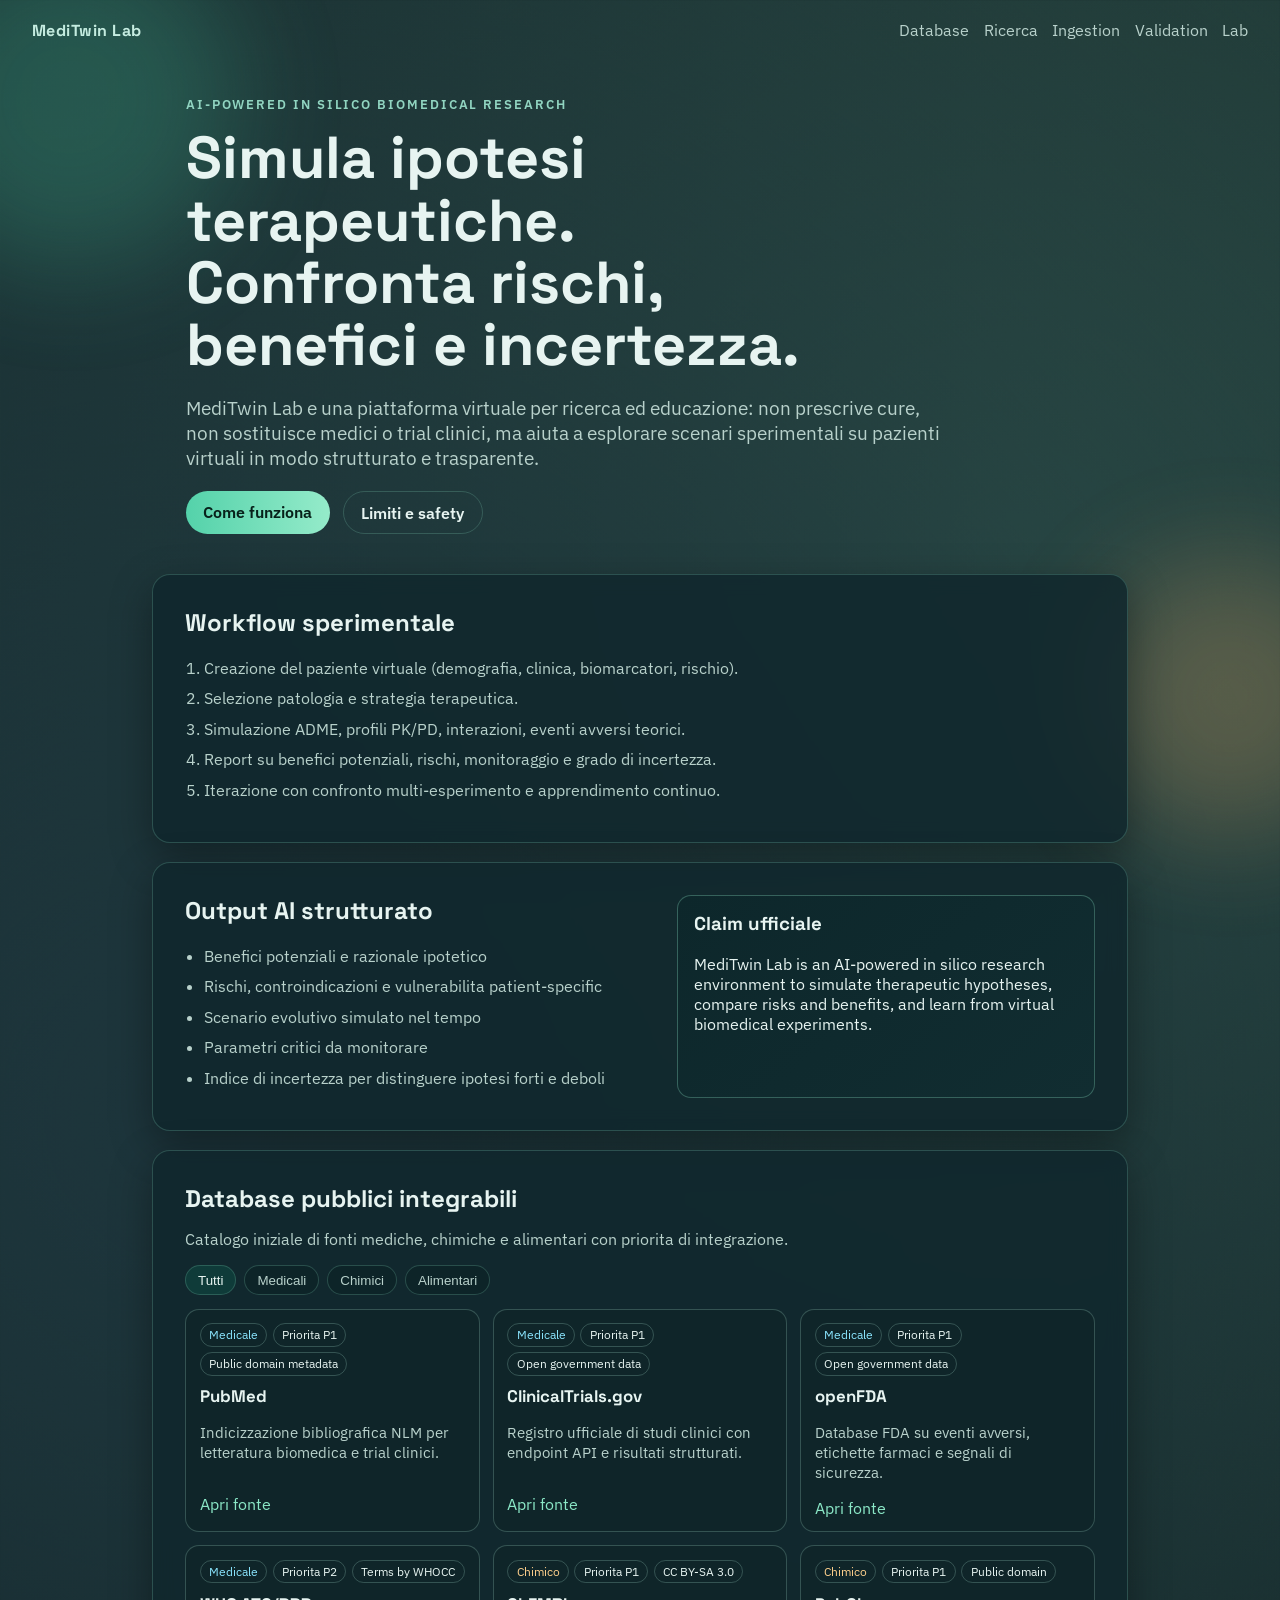
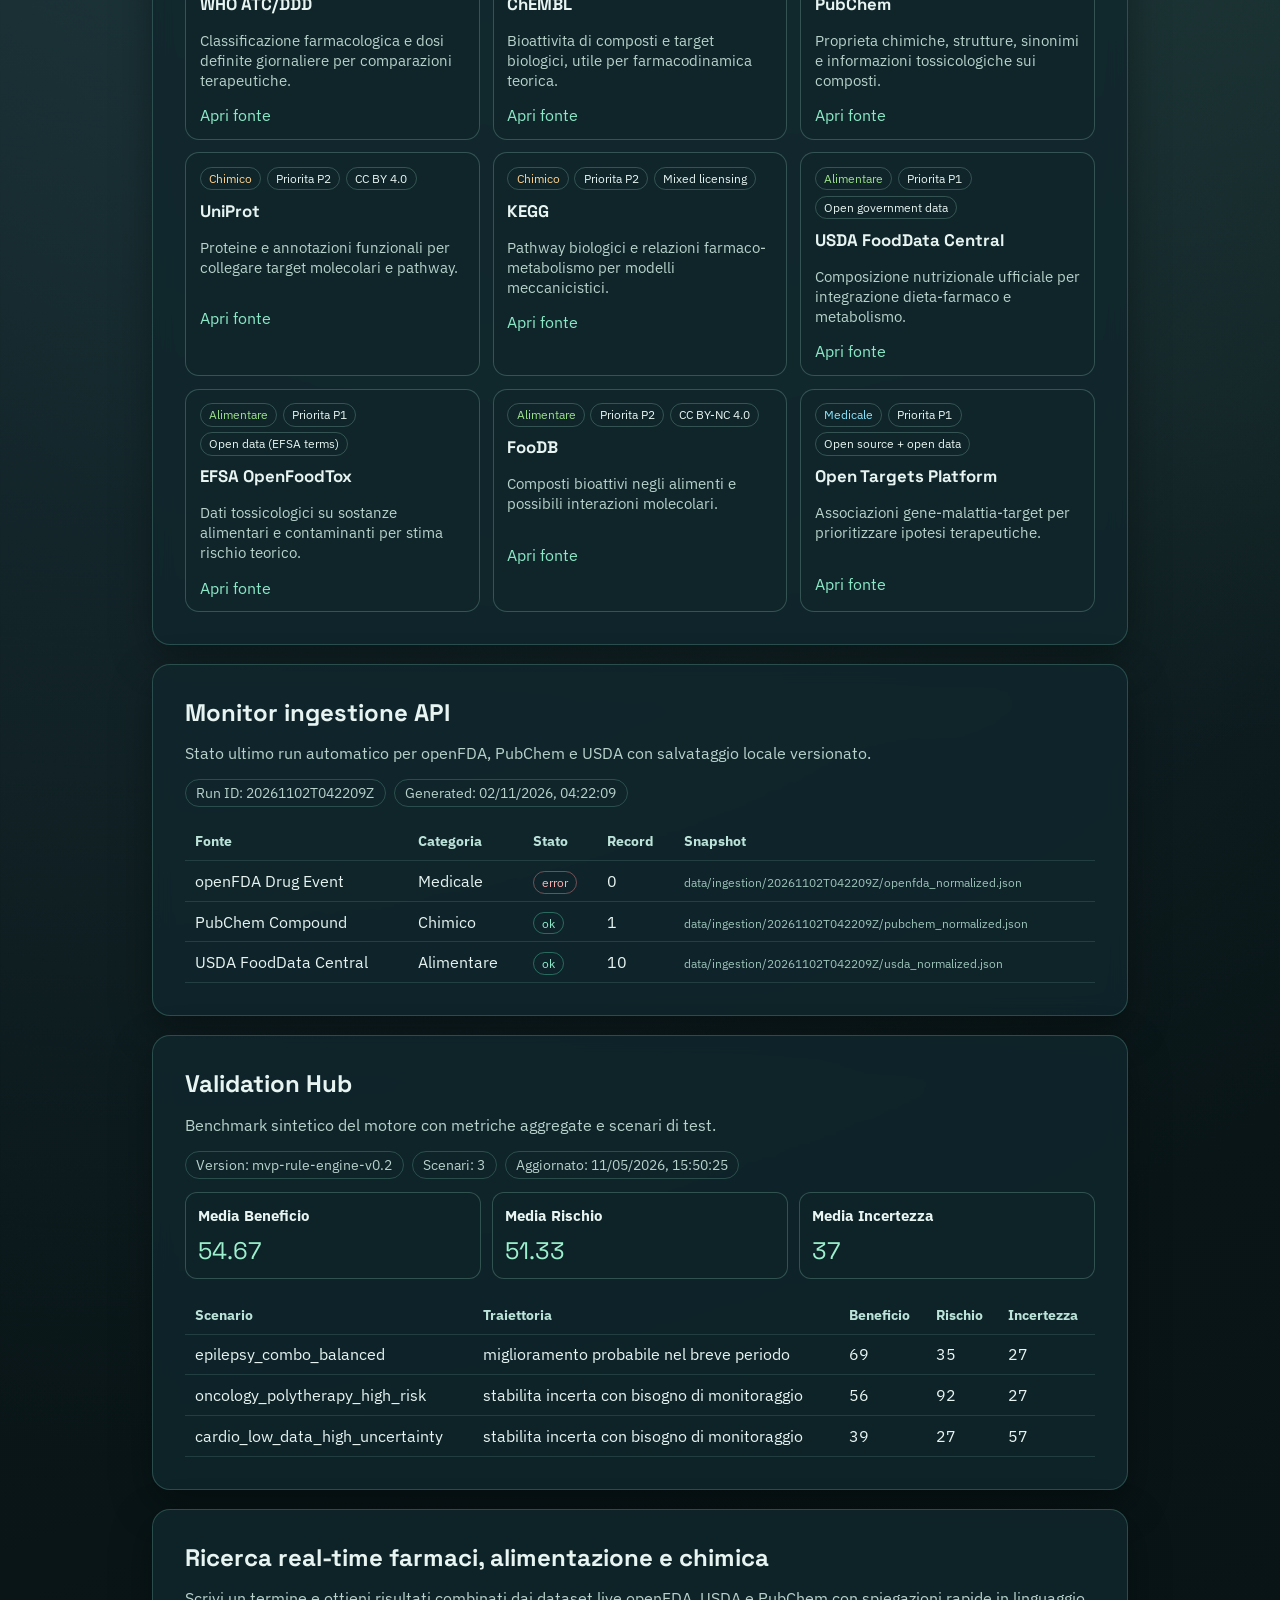
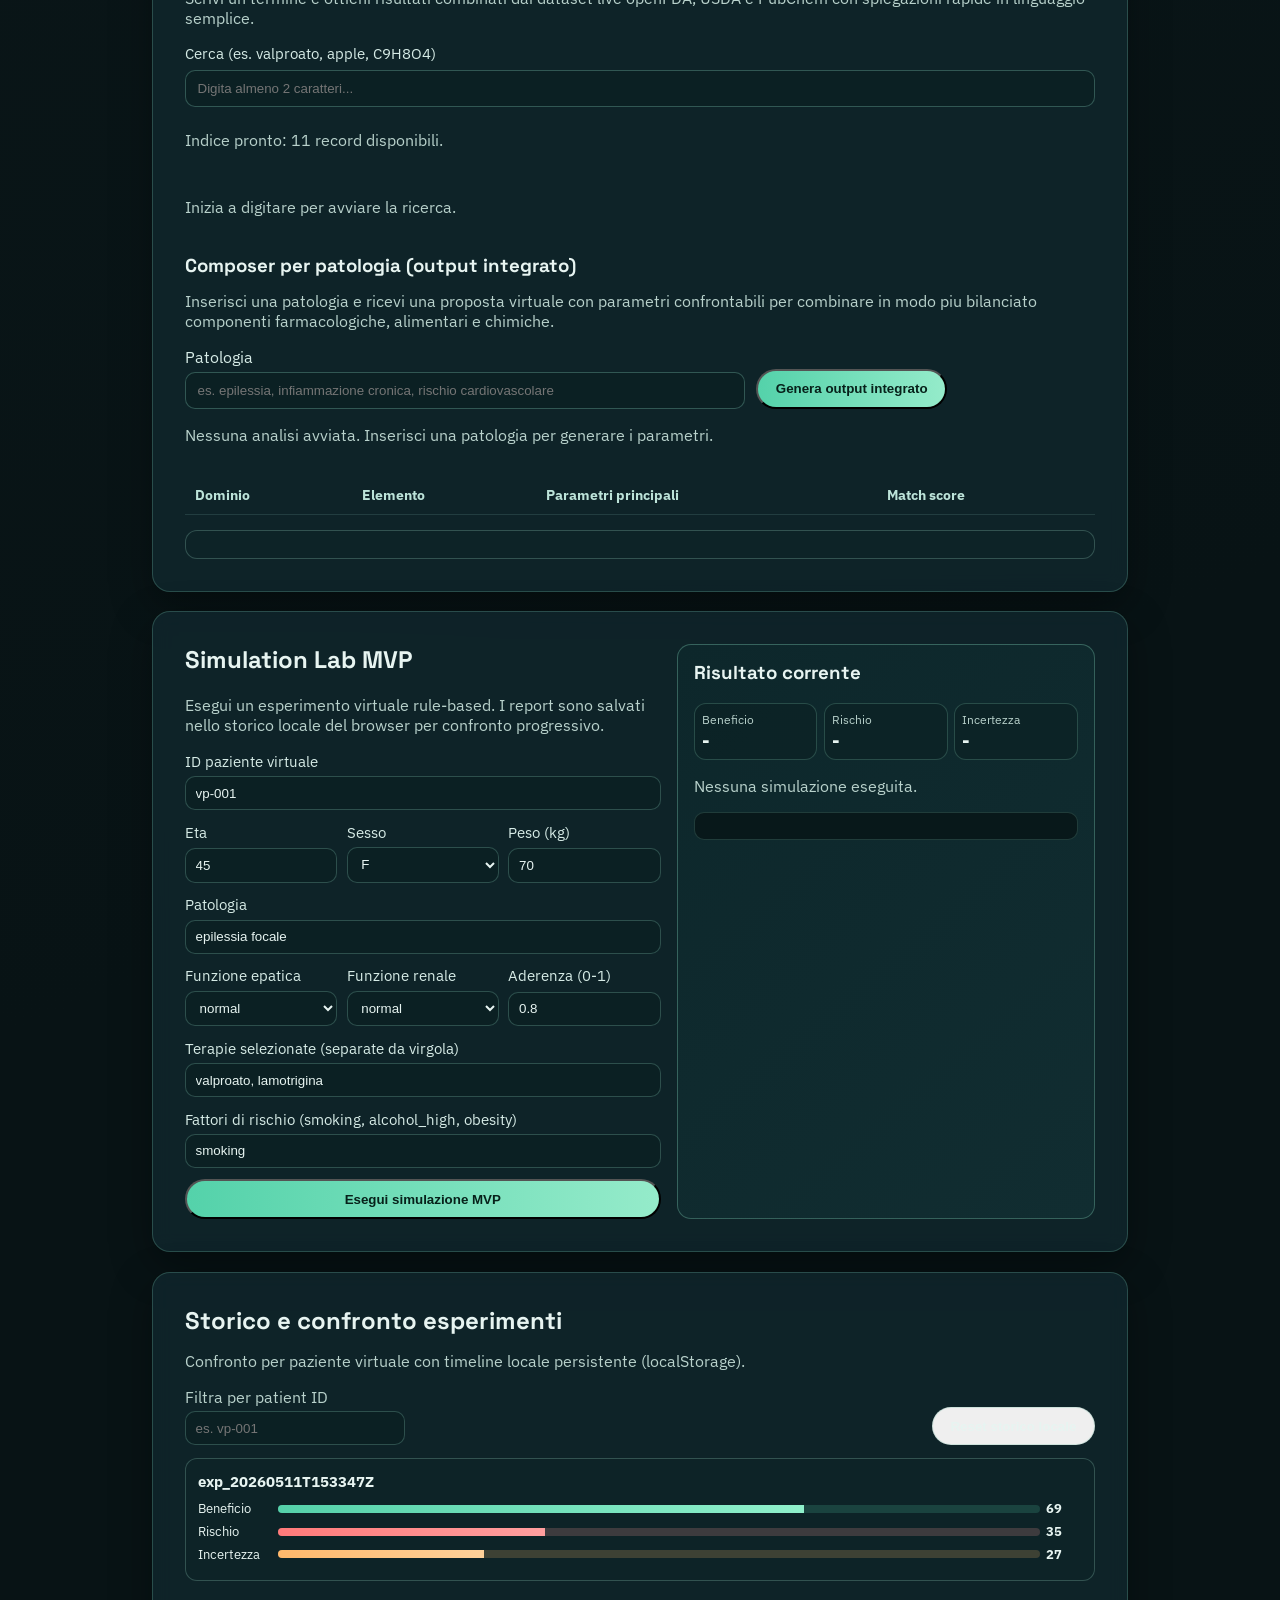
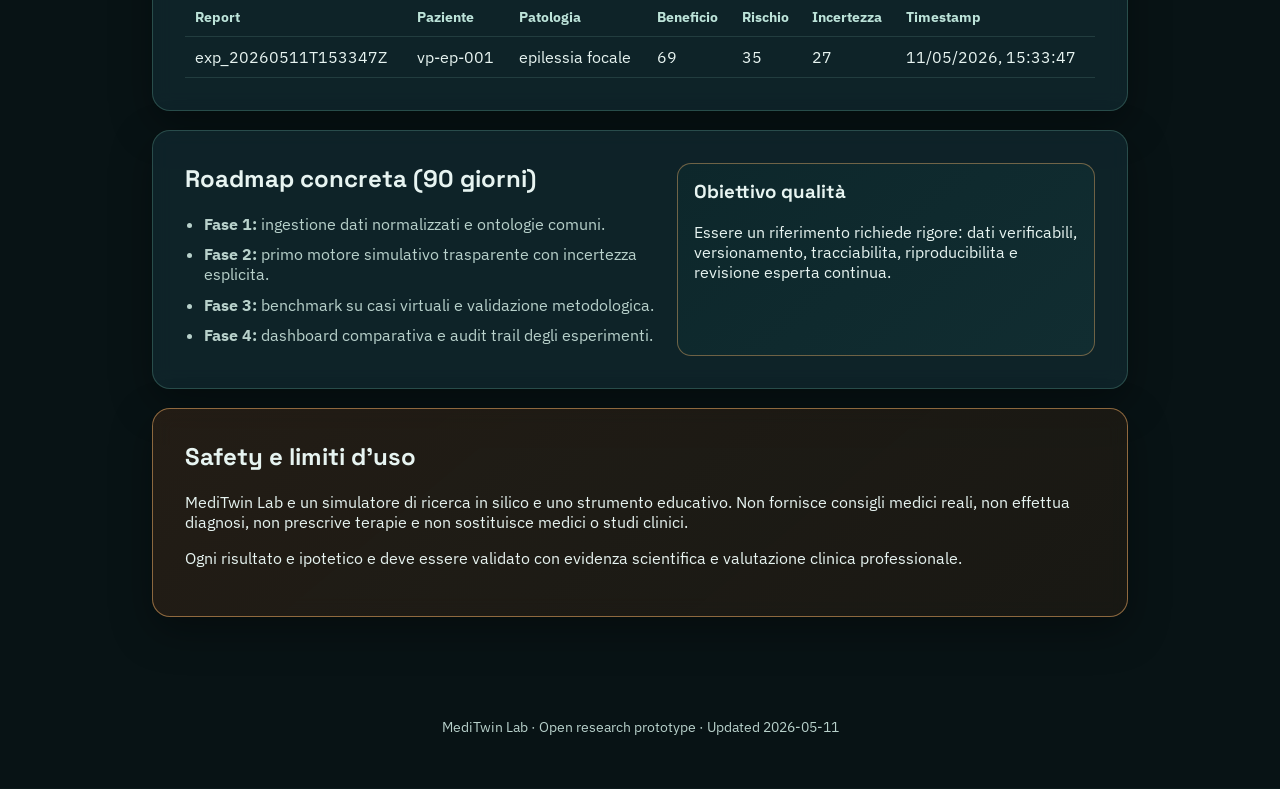
<file: index.html>
<!doctype html>
<html lang="it">
  <head>
    <meta charset="UTF-8" />
    <meta name="viewport" content="width=device-width, initial-scale=1.0" />
    <title>MediTwin Lab</title>
    <meta http-equiv="refresh" content="0; url=docs/index.html" />
    <script>
      window.location.replace("docs/index.html");
    </script>
    <style>
      body {
        margin: 0;
        min-height: 100vh;
        display: grid;
        place-items: center;
        font-family: sans-serif;
        background: #0b1a1d;
        color: #e9f5f2;
      }
      a {
        color: #7be1c0;
      }
    </style>
  </head>
  <body>
    <p>
      Reindirizzamento alla web app in corso. Se non avviene automaticamente,
      apri <a href="docs/index.html">MediTwin Lab Web App</a>.
    </p>
  </body>
</html>
</file>
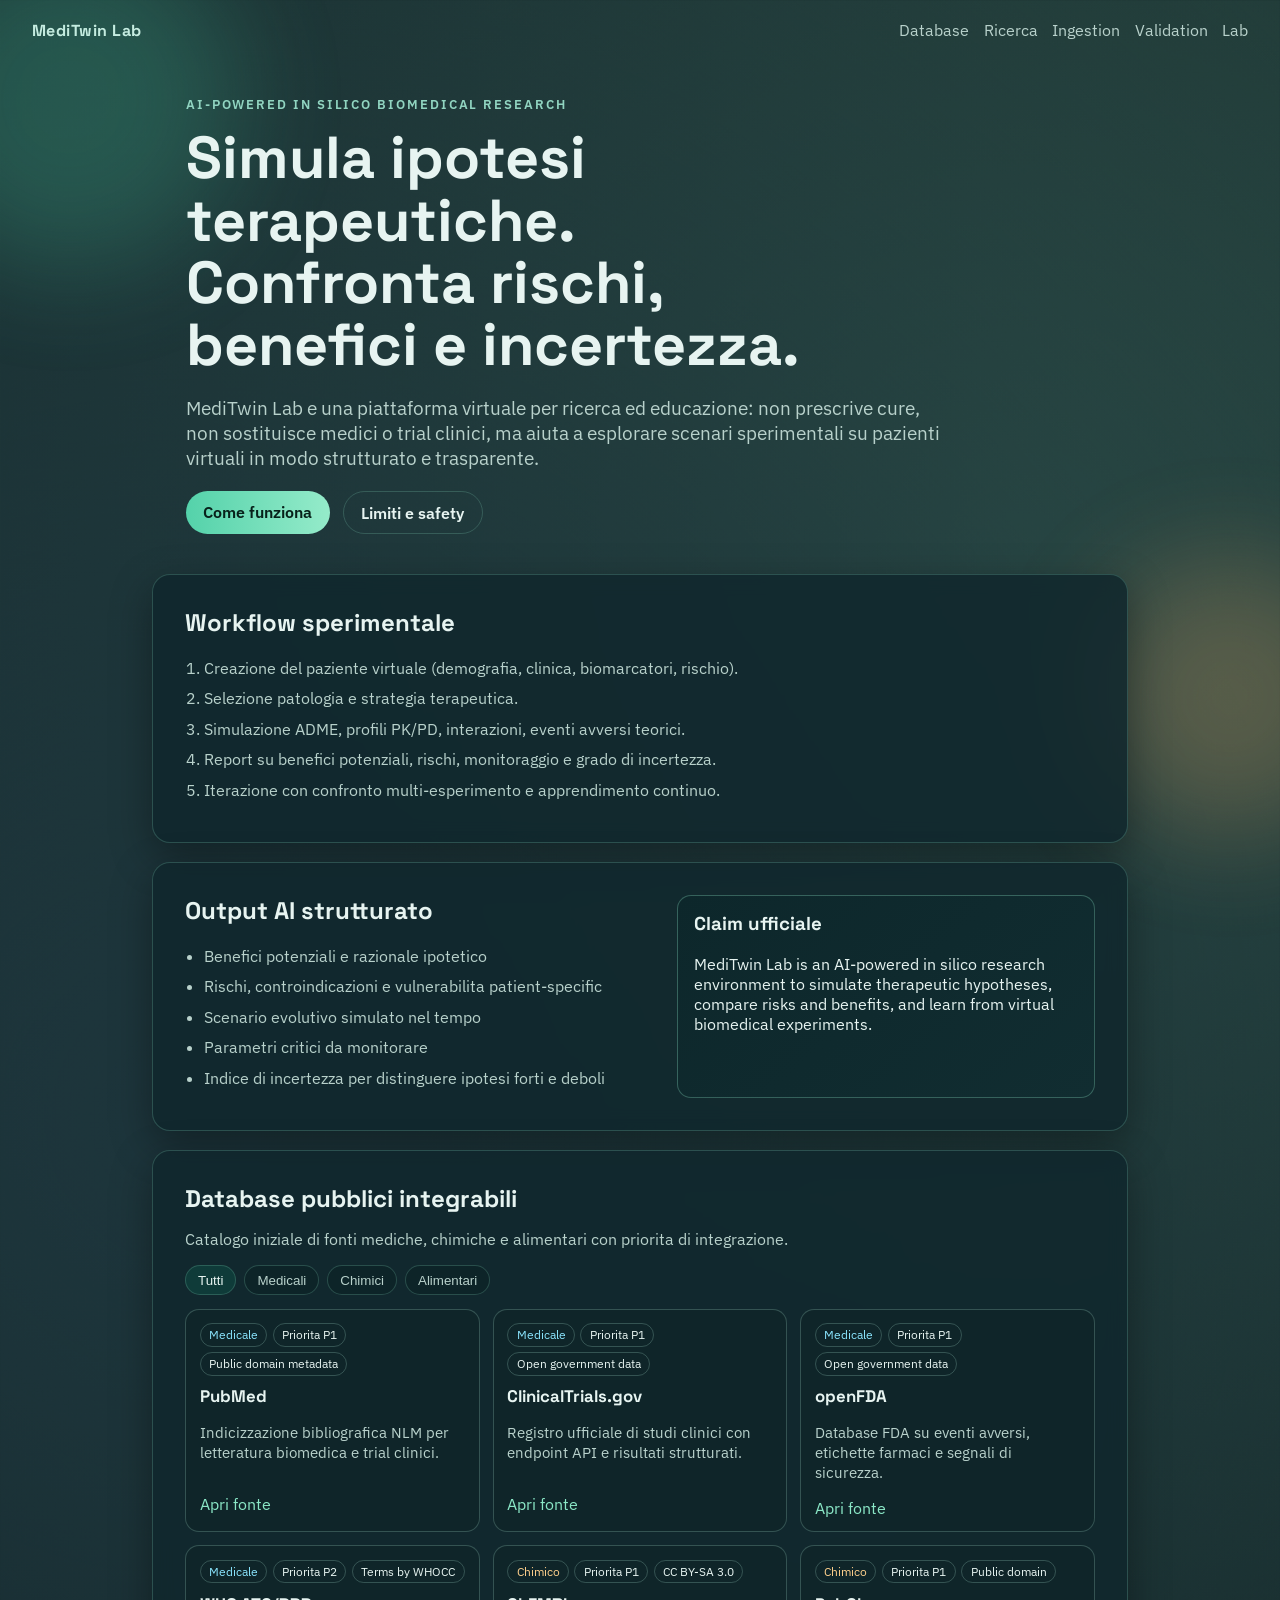
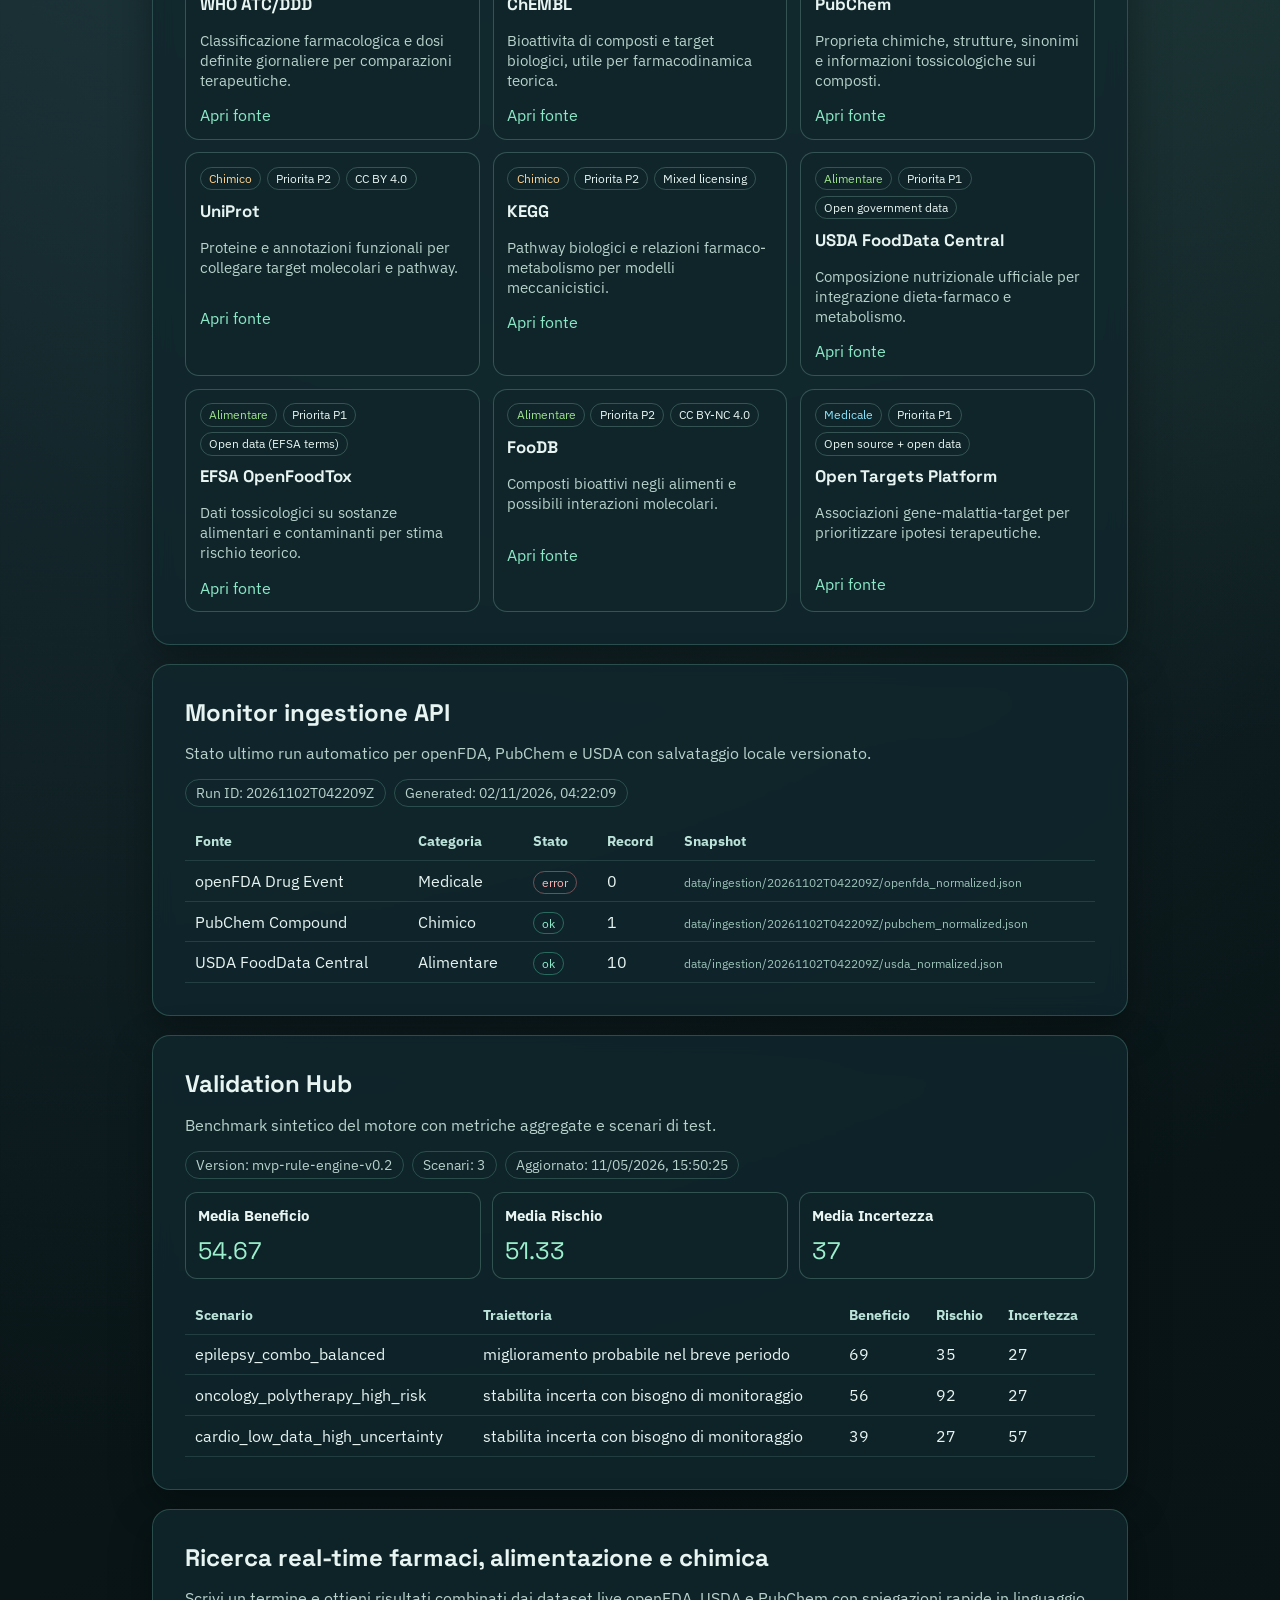
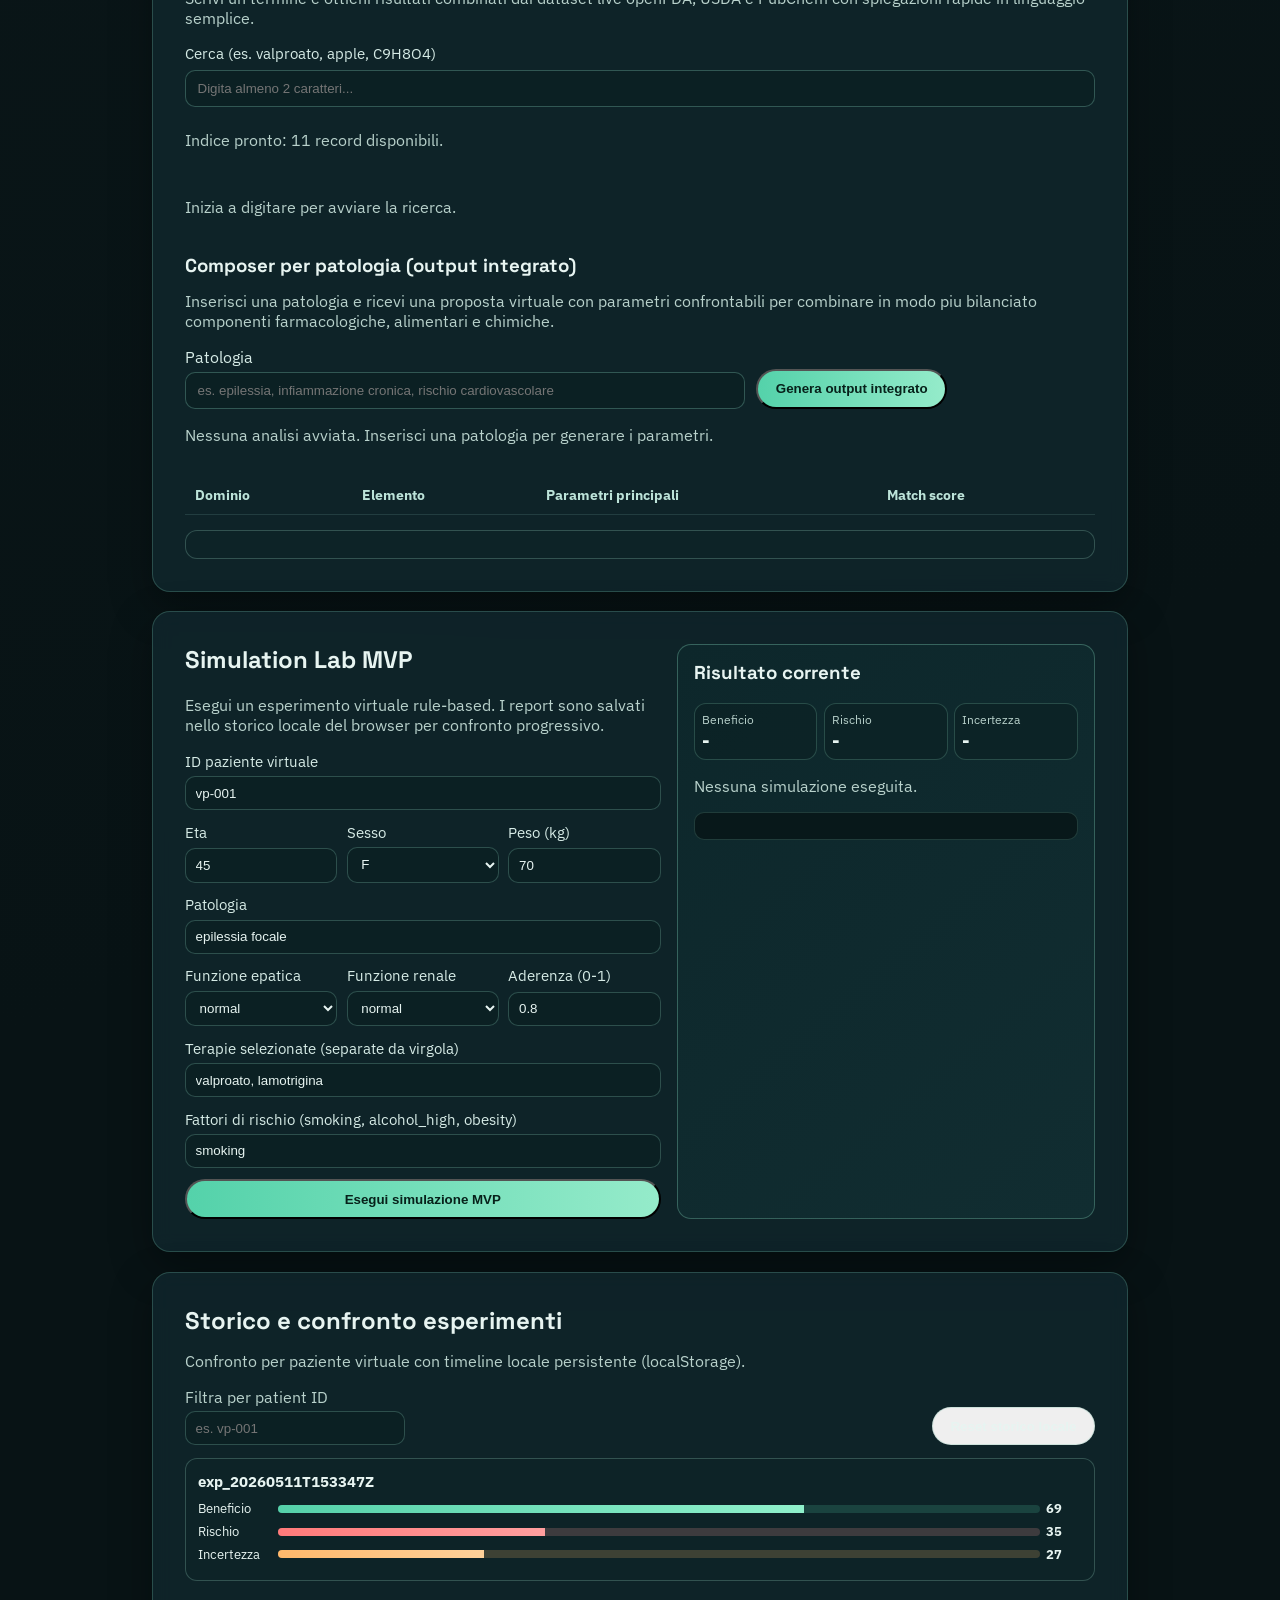
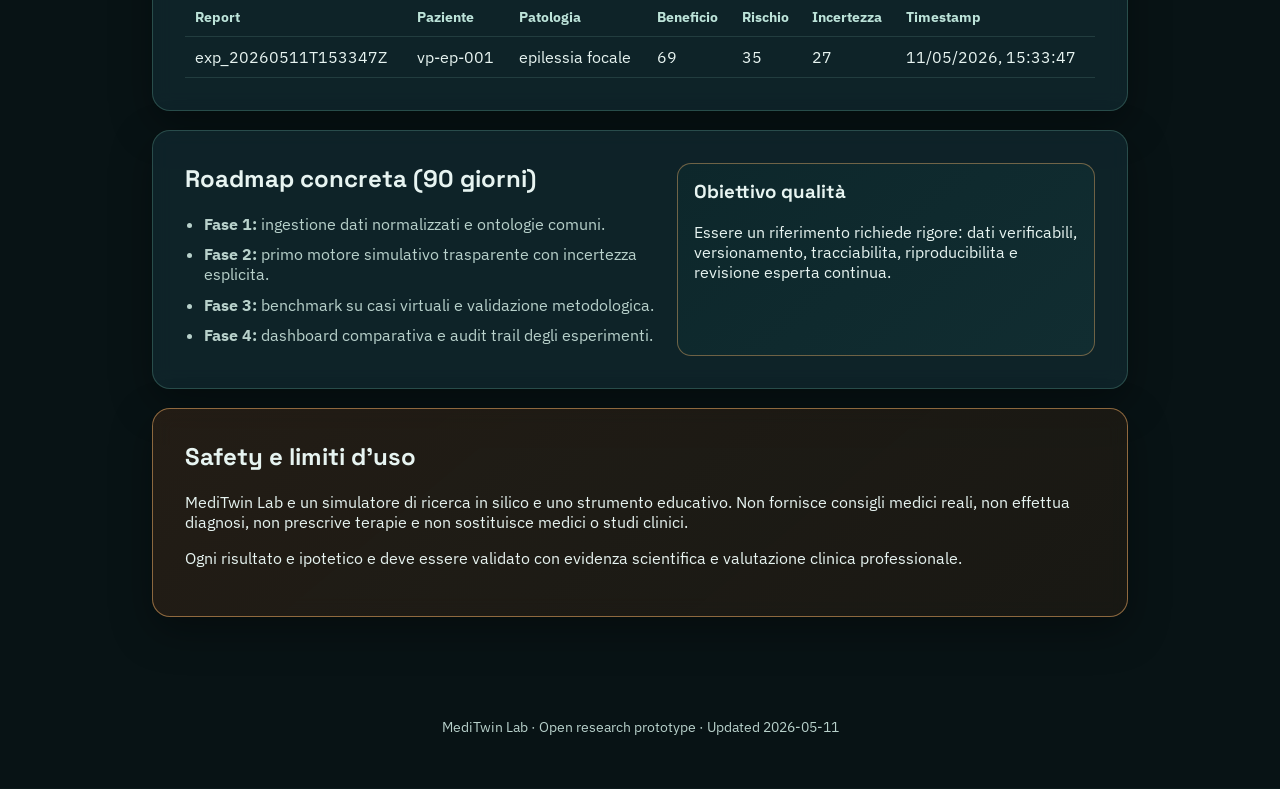
<file: docs/index.html>
<!doctype html>
<html lang="it">
  <head>
    <meta charset="UTF-8" />
    <meta name="viewport" content="width=device-width, initial-scale=1.0" />
    <meta
      name="description"
      content="MediTwin Lab: ambiente in silico basato su AI per simulare ipotesi terapeutiche e confrontare rischi e benefici in ambito biomedico."
    />
    <title>MediTwin Lab | In Silico Research Environment</title>
    <link rel="preconnect" href="https://fonts.googleapis.com" />
    <link rel="preconnect" href="https://fonts.gstatic.com" crossorigin />
    <link
      href="https://fonts.googleapis.com/css2?family=Space+Grotesk:wght@400;500;700&family=IBM+Plex+Sans:wght@400;500;600&display=swap"
      rel="stylesheet"
    />
    <link rel="stylesheet" href="styles.css" />
  </head>
  <body>
    <div class="bg-orb orb-a" aria-hidden="true"></div>
    <div class="bg-orb orb-b" aria-hidden="true"></div>

    <header class="hero">
      <nav class="top-nav">
        <span class="brand">MediTwin Lab</span>
        <div class="nav-links">
          <a class="nav-link" href="#fonti">Database</a>
          <a class="nav-link" href="#ricerca">Ricerca</a>
          <a class="nav-link" href="#ingestion">Ingestion</a>
          <a class="nav-link" href="#validation">Validation</a>
          <a class="nav-link" href="#lab">Lab</a>
        </div>
      </nav>

      <section class="hero-content reveal">
        <p class="eyebrow">AI-POWERED IN SILICO BIOMEDICAL RESEARCH</p>
        <h1>Simula ipotesi terapeutiche.<br />Confronta rischi, benefici e incertezza.</h1>
        <p class="lead">
          MediTwin Lab e una piattaforma virtuale per ricerca ed educazione: non prescrive cure,
          non sostituisce medici o trial clinici, ma aiuta a esplorare scenari sperimentali su
          pazienti virtuali in modo strutturato e trasparente.
        </p>
        <div class="hero-cta">
          <a class="btn primary" href="#workflow">Come funziona</a>
          <a class="btn ghost" href="#disclaimer">Limiti e safety</a>
        </div>
      </section>
    </header>

    <main>
      <section id="workflow" class="panel reveal">
        <h2>Workflow sperimentale</h2>
        <ol class="steps">
          <li>Creazione del paziente virtuale (demografia, clinica, biomarcatori, rischio).</li>
          <li>Selezione patologia e strategia terapeutica.</li>
          <li>Simulazione ADME, profili PK/PD, interazioni, eventi avversi teorici.</li>
          <li>Report su benefici potenziali, rischi, monitoraggio e grado di incertezza.</li>
          <li>Iterazione con confronto multi-esperimento e apprendimento continuo.</li>
        </ol>
      </section>

      <section class="panel split reveal">
        <div>
          <h2>Output AI strutturato</h2>
          <ul class="check-list">
            <li>Benefici potenziali e razionale ipotetico</li>
            <li>Rischi, controindicazioni e vulnerabilita patient-specific</li>
            <li>Scenario evolutivo simulato nel tempo</li>
            <li>Parametri critici da monitorare</li>
            <li>Indice di incertezza per distinguere ipotesi forti e deboli</li>
          </ul>
        </div>
        <aside class="mini-card">
          <h3>Claim ufficiale</h3>
          <p>
            MediTwin Lab is an AI-powered in silico research environment to simulate therapeutic
            hypotheses, compare risks and benefits, and learn from virtual biomedical experiments.
          </p>
        </aside>
      </section>

      <section id="fonti" class="panel reveal">
        <div class="section-head">
          <h2>Database pubblici integrabili</h2>
          <p>
            Catalogo iniziale di fonti mediche, chimiche e alimentari con priorita di integrazione.
          </p>
        </div>
        <div class="filters" role="group" aria-label="Filtra database">
          <button data-filter="all" class="filter-btn active">Tutti</button>
          <button data-filter="medical" class="filter-btn">Medicali</button>
          <button data-filter="chemical" class="filter-btn">Chimici</button>
          <button data-filter="food" class="filter-btn">Alimentari</button>
        </div>
        <div id="source-grid" class="source-grid" aria-live="polite"></div>
      </section>

      <section id="ingestion" class="panel reveal">
        <div class="section-head">
          <h2>Monitor ingestione API</h2>
          <p>
            Stato ultimo run automatico per openFDA, PubChem e USDA con salvataggio locale
            versionato.
          </p>
        </div>
        <div class="ingestion-meta" id="ingestion-meta"></div>
        <div class="table-wrap">
          <table class="data-table">
            <thead>
              <tr>
                <th>Fonte</th>
                <th>Categoria</th>
                <th>Stato</th>
                <th>Record</th>
                <th>Snapshot</th>
              </tr>
            </thead>
            <tbody id="ingestion-body"></tbody>
          </table>
        </div>
      </section>

      <section id="validation" class="panel reveal">
        <div class="section-head">
          <h2>Validation Hub</h2>
          <p>Benchmark sintetico del motore con metriche aggregate e scenari di test.</p>
        </div>
        <div id="validation-meta" class="ingestion-meta"></div>
        <div id="validation-cards" class="bar-grid"></div>
        <div class="table-wrap">
          <table class="data-table">
            <thead>
              <tr>
                <th>Scenario</th>
                <th>Traiettoria</th>
                <th>Beneficio</th>
                <th>Rischio</th>
                <th>Incertezza</th>
              </tr>
            </thead>
            <tbody id="validation-body"></tbody>
          </table>
        </div>
      </section>

      <section id="ricerca" class="panel reveal">
        <div class="section-head">
          <h2>Ricerca real-time farmaci, alimentazione e chimica</h2>
          <p>
            Scrivi un termine e ottieni risultati combinati dai dataset live openFDA, USDA e
            PubChem con spiegazioni rapide in linguaggio semplice.
          </p>
        </div>
        <div class="realtime-search-wrap">
          <label for="realtime-search-input">Cerca (es. valproato, apple, C9H8O4)</label>
          <input
            id="realtime-search-input"
            type="search"
            placeholder="Digita almeno 2 caratteri..."
            autocomplete="off"
          />
          <p id="realtime-search-meta" class="muted">Caricamento indice ricerca...</p>
        </div>
        <div id="realtime-search-results" class="search-grid" aria-live="polite"></div>

        <div class="section-head composer-head">
          <h3>Composer per patologia (output integrato)</h3>
          <p>
            Inserisci una patologia e ricevi una proposta virtuale con parametri confrontabili per
            combinare in modo piu bilanciato componenti farmacologiche, alimentari e chimiche.
          </p>
        </div>

        <form id="pathology-form" class="composer-form">
          <label>
            Patologia
            <input
              id="pathology-input"
              name="pathology"
              placeholder="es. epilessia, infiammazione cronica, rischio cardiovascolare"
              required
            />
          </label>
          <button class="btn primary" type="submit">Genera output integrato</button>
        </form>

        <p id="pathology-meta" class="muted">
          Nessuna analisi avviata. Inserisci una patologia per generare i parametri.
        </p>

        <div id="pathology-score-grid" class="score-chip-grid"></div>

        <div class="table-wrap">
          <table class="data-table">
            <thead>
              <tr>
                <th>Dominio</th>
                <th>Elemento</th>
                <th>Parametri principali</th>
                <th>Match score</th>
              </tr>
            </thead>
            <tbody id="pathology-body"></tbody>
          </table>
        </div>

        <div id="pathology-plan" class="composer-plan"></div>
      </section>

      <section id="lab" class="panel split reveal">
        <div>
          <h2>Simulation Lab MVP</h2>
          <p class="muted">
            Esegui un esperimento virtuale rule-based. I report sono salvati nello storico locale
            del browser per confronto progressivo.
          </p>
          <form id="sim-form" class="sim-form">
            <label>
              ID paziente virtuale
              <input name="patient_id" value="vp-001" required />
            </label>
            <div class="form-grid">
              <label>
                Eta
                <input name="age" type="number" min="1" max="100" value="45" required />
              </label>
              <label>
                Sesso
                <select name="sex">
                  <option>F</option>
                  <option>M</option>
                  <option>Other</option>
                </select>
              </label>
              <label>
                Peso (kg)
                <input name="weight_kg" type="number" min="20" max="220" step="0.1" value="70" />
              </label>
            </div>
            <label>
              Patologia
              <input name="pathology" value="epilessia focale" required />
            </label>
            <div class="form-grid">
              <label>
                Funzione epatica
                <select name="liver_status">
                  <option value="normal">normal</option>
                  <option value="mild">mild</option>
                  <option value="moderate">moderate</option>
                  <option value="severe">severe</option>
                  <option value="unknown">unknown</option>
                </select>
              </label>
              <label>
                Funzione renale
                <select name="renal_status">
                  <option value="normal">normal</option>
                  <option value="mild">mild</option>
                  <option value="moderate">moderate</option>
                  <option value="severe">severe</option>
                  <option value="unknown">unknown</option>
                </select>
              </label>
              <label>
                Aderenza (0-1)
                <input name="adherence" type="number" min="0" max="1" step="0.01" value="0.8" />
              </label>
            </div>
            <label>
              Terapie selezionate (separate da virgola)
              <input name="selected_therapies" value="valproato, lamotrigina" />
            </label>
            <label>
              Fattori di rischio (smoking, alcohol_high, obesity)
              <input name="risk_factors" value="smoking" />
            </label>
            <button class="btn primary" type="submit">Esegui simulazione MVP</button>
          </form>
        </div>
        <aside class="mini-card">
          <h3>Risultato corrente</h3>
          <div class="score-grid">
            <div>
              <span>Beneficio</span>
              <strong id="benefit-score">-</strong>
            </div>
            <div>
              <span>Rischio</span>
              <strong id="risk-score">-</strong>
            </div>
            <div>
              <span>Incertezza</span>
              <strong id="uncertainty-score">-</strong>
            </div>
          </div>
          <p id="trajectory-label" class="muted">Nessuna simulazione eseguita.</p>
          <pre id="json-output" class="json-box"></pre>
        </aside>
      </section>

      <section class="panel reveal">
        <div class="section-head">
          <h2>Storico e confronto esperimenti</h2>
          <p>Confronto per paziente virtuale con timeline locale persistente (localStorage).</p>
        </div>
        <div class="history-controls">
          <label>
            Filtra per patient ID
            <input id="history-filter" placeholder="es. vp-001" />
          </label>
          <button id="clear-history" class="btn ghost" type="button">Reset storico locale</button>
        </div>
        <div id="comparison-bars" class="bar-grid"></div>
        <div class="table-wrap">
          <table class="data-table">
            <thead>
              <tr>
                <th>Report</th>
                <th>Paziente</th>
                <th>Patologia</th>
                <th>Beneficio</th>
                <th>Rischio</th>
                <th>Incertezza</th>
                <th>Timestamp</th>
              </tr>
            </thead>
            <tbody id="history-body"></tbody>
          </table>
        </div>
      </section>

      <section class="panel split reveal">
        <div>
          <h2>Roadmap concreta (90 giorni)</h2>
          <ul class="timeline">
            <li><strong>Fase 1:</strong> ingestione dati normalizzati e ontologie comuni.</li>
            <li><strong>Fase 2:</strong> primo motore simulativo trasparente con incertezza esplicita.</li>
            <li><strong>Fase 3:</strong> benchmark su casi virtuali e validazione metodologica.</li>
            <li><strong>Fase 4:</strong> dashboard comparativa e audit trail degli esperimenti.</li>
          </ul>
        </div>
        <div class="mini-card accent">
          <h3>Obiettivo qualità</h3>
          <p>
            Essere un riferimento richiede rigore: dati verificabili, versionamento, tracciabilita,
            riproducibilita e revisione esperta continua.
          </p>
        </div>
      </section>

      <section id="disclaimer" class="panel warning reveal">
        <h2>Safety e limiti d'uso</h2>
        <p>
          MediTwin Lab e un simulatore di ricerca in silico e uno strumento educativo.
          Non fornisce consigli medici reali, non effettua diagnosi, non prescrive terapie e non
          sostituisce medici o studi clinici.
        </p>
        <p>
          Ogni risultato e ipotetico e deve essere validato con evidenza scientifica e valutazione
          clinica professionale.
        </p>
      </section>
    </main>

    <footer>
      <p>MediTwin Lab · Open research prototype · Updated 2026-05-11</p>
    </footer>

    <script src="app.js" defer></script>
  </body>
</html>
</file>
<file: docs/styles.css>
:root {
  --bg: #0d1b1e;
  --bg-soft: #14272d;
  --surface: rgba(16, 39, 45, 0.84);
  --surface-border: rgba(116, 186, 166, 0.28);
  --text: #e7f4f1;
  --muted: #b8d1cb;
  --primary: #54d2aa;
  --primary-strong: #1fb37f;
  --warning: #ffb86b;
  --shadow: 0 14px 40px rgba(0, 0, 0, 0.35);
  --radius: 18px;
}

* {
  box-sizing: border-box;
}

html,
body {
  margin: 0;
  padding: 0;
  color: var(--text);
  background: radial-gradient(circle at 15% 20%, #1d353c 0%, transparent 42%),
    radial-gradient(circle at 80% 10%, #2f5248 0%, transparent 35%),
    linear-gradient(160deg, var(--bg) 0%, #081315 70%);
  font-family: "IBM Plex Sans", sans-serif;
}

body {
  min-height: 100vh;
  position: relative;
  overflow-x: hidden;
}

.bg-orb {
  position: fixed;
  border-radius: 50%;
  filter: blur(56px);
  opacity: 0.23;
  pointer-events: none;
}

.orb-a {
  width: 340px;
  height: 340px;
  background: #4ad1a4;
  top: -70px;
  left: -100px;
}

.orb-b {
  width: 280px;
  height: 280px;
  background: #ffb86b;
  bottom: 7%;
  right: -90px;
}

.top-nav {
  display: flex;
  justify-content: space-between;
  align-items: center;
  padding: 1.25rem clamp(1rem, 2.5vw, 2.5rem);
}

.nav-links {
  display: flex;
  gap: 0.9rem;
}

.brand {
  font-family: "Space Grotesk", sans-serif;
  font-weight: 700;
  letter-spacing: 0.03em;
}

.nav-link {
  color: var(--muted);
  text-decoration: none;
  border-bottom: 1px solid transparent;
}

.nav-link:hover {
  border-color: var(--primary);
  color: var(--text);
}

.hero-content {
  max-width: 980px;
  margin: 2rem auto 2.5rem;
  padding: 0 clamp(1rem, 2.8vw, 2.5rem);
}

.eyebrow {
  display: inline-block;
  font-size: 0.8rem;
  font-weight: 600;
  letter-spacing: 0.15em;
  color: #91d5c1;
  margin: 0 0 0.9rem;
}

h1,
h2,
h3 {
  font-family: "Space Grotesk", sans-serif;
  margin-top: 0;
}

h1 {
  font-size: clamp(2rem, 5vw, 3.7rem);
  line-height: 1.05;
  margin-bottom: 1rem;
  max-width: 18ch;
}

.lead {
  color: var(--muted);
  font-size: clamp(1rem, 2.5vw, 1.2rem);
  max-width: 70ch;
}

.hero-cta {
  display: flex;
  gap: 0.8rem;
  flex-wrap: wrap;
  margin-top: 1.3rem;
}

.btn {
  text-decoration: none;
  border-radius: 999px;
  padding: 0.66rem 1.1rem;
  font-weight: 600;
  transition: transform 0.2s ease, opacity 0.2s ease;
}

.btn:hover {
  transform: translateY(-1px);
}

.btn.primary {
  color: #07211a;
  background: linear-gradient(90deg, var(--primary), #95ebca);
}

.btn.ghost {
  color: var(--text);
  border: 1px solid var(--surface-border);
}

main {
  max-width: 1040px;
  margin: 0 auto;
  padding: 0 clamp(1rem, 2.5vw, 2.5rem) 3rem;
}

.panel {
  background: var(--surface);
  border: 1px solid var(--surface-border);
  border-radius: var(--radius);
  box-shadow: var(--shadow);
  padding: clamp(1rem, 2.8vw, 2rem);
  margin-bottom: 1.2rem;
  backdrop-filter: blur(10px);
}

.split {
  display: grid;
  gap: 1rem;
  grid-template-columns: 1fr 0.88fr;
}

.steps,
.timeline,
.check-list {
  margin: 0;
  padding-left: 1.2rem;
}

.steps li,
.timeline li,
.check-list li {
  margin-bottom: 0.65rem;
  color: var(--muted);
}

.section-head p {
  color: var(--muted);
  margin-top: -0.3rem;
}

.muted {
  color: var(--muted);
}

.filters {
  display: flex;
  gap: 0.5rem;
  flex-wrap: wrap;
  margin-bottom: 0.85rem;
}

.filter-btn {
  border: 1px solid var(--surface-border);
  background: #0d2428;
  color: var(--muted);
  padding: 0.4rem 0.75rem;
  border-radius: 999px;
  cursor: pointer;
}

.filter-btn.active {
  background: #0f3b39;
  color: var(--text);
}

.source-grid {
  display: grid;
  grid-template-columns: repeat(auto-fit, minmax(220px, 1fr));
  gap: 0.8rem;
}

.source-card {
  border: 1px solid rgba(162, 219, 201, 0.25);
  border-radius: 14px;
  background: #0f2529;
  padding: 0.85rem;
}

.source-card h3 {
  margin-bottom: 0.35rem;
  font-size: 1.05rem;
}

.source-card p {
  color: var(--muted);
  font-size: 0.95rem;
  min-height: 56px;
}

.tag-row {
  display: flex;
  gap: 0.35rem;
  flex-wrap: wrap;
  margin-bottom: 0.6rem;
}

.tag {
  font-size: 0.72rem;
  border-radius: 999px;
  padding: 0.2rem 0.52rem;
  border: 1px solid rgba(163, 220, 201, 0.25);
}

.tag.medical {
  color: #8be6ff;
}

.tag.chemical {
  color: #ffd08c;
}

.tag.food {
  color: #9ce08a;
}

.source-card a {
  color: #8be8c7;
  text-decoration: none;
}

.ingestion-meta {
  display: flex;
  gap: 0.5rem;
  flex-wrap: wrap;
  margin-bottom: 0.85rem;
}

.meta-pill {
  border: 1px solid var(--surface-border);
  border-radius: 999px;
  padding: 0.25rem 0.65rem;
  color: var(--muted);
  font-size: 0.85rem;
}

.table-wrap {
  width: 100%;
  overflow-x: auto;
}

.data-table {
  border-collapse: collapse;
  width: 100%;
  min-width: 760px;
}

.data-table th,
.data-table td {
  padding: 0.62rem;
  border-bottom: 1px solid rgba(149, 214, 195, 0.15);
  text-align: left;
  vertical-align: top;
}

.data-table th {
  color: #bce3d9;
  font-size: 0.9rem;
}

.status {
  border-radius: 999px;
  font-size: 0.75rem;
  padding: 0.18rem 0.5rem;
  border: 1px solid transparent;
}

.status.ok {
  border-color: rgba(84, 210, 170, 0.4);
  color: #8fefcf;
}

.status.error {
  border-color: rgba(255, 148, 148, 0.4);
  color: #ffb3b3;
}

.path-chip {
  font-size: 0.75rem;
  color: #9cc1b8;
}

.realtime-search-wrap {
  display: grid;
  gap: 0.45rem;
  margin-bottom: 0.9rem;
}

.realtime-search-wrap label {
  color: #d6ebe6;
  font-size: 0.94rem;
}

.realtime-search-wrap input {
  width: 100%;
  background: #0b2023;
  color: var(--text);
  border: 1px solid rgba(122, 190, 171, 0.35);
  border-radius: 10px;
  padding: 0.62rem 0.72rem;
}

.search-grid {
  display: grid;
  gap: 0.7rem;
  grid-template-columns: repeat(auto-fit, minmax(240px, 1fr));
}

.search-card {
  border: 1px solid rgba(158, 223, 203, 0.25);
  border-radius: 12px;
  background: #0d2327;
  padding: 0.82rem;
}

.search-card h4 {
  margin: 0.25rem 0 0.45rem;
  font-size: 0.98rem;
}

.search-card p {
  margin: 0;
  color: var(--muted);
  font-size: 0.9rem;
  line-height: 1.45;
}

.search-card .quick-note {
  margin-top: 0.55rem;
  color: #d4efe9;
  font-size: 0.86rem;
}

.search-meta-tags {
  display: flex;
  gap: 0.38rem;
  flex-wrap: wrap;
  margin-bottom: 0.3rem;
}

.composer-head {
  margin-top: 1.3rem;
}

.composer-form {
  display: flex;
  gap: 0.7rem;
  align-items: end;
  flex-wrap: wrap;
  margin-bottom: 0.8rem;
}

.composer-form label {
  display: grid;
  gap: 0.35rem;
  color: #d6ebe6;
  min-width: min(560px, 100%);
}

.composer-form input {
  width: 100%;
  background: #0b2023;
  color: var(--text);
  border: 1px solid rgba(122, 190, 171, 0.35);
  border-radius: 10px;
  padding: 0.62rem 0.72rem;
}

.score-chip-grid {
  display: grid;
  grid-template-columns: repeat(auto-fit, minmax(180px, 1fr));
  gap: 0.6rem;
  margin-bottom: 0.9rem;
}

.score-chip {
  border: 1px solid rgba(128, 203, 181, 0.24);
  border-radius: 12px;
  padding: 0.55rem;
  background: rgba(12, 33, 36, 0.7);
}

.score-chip span {
  display: block;
  color: var(--muted);
  font-size: 0.8rem;
}

.score-chip strong {
  font-size: 1.15rem;
}

.composer-plan {
  margin-top: 0.9rem;
  border: 1px solid rgba(158, 223, 203, 0.25);
  border-radius: 12px;
  background: #0d2327;
  padding: 0.85rem;
}

.composer-plan h4 {
  margin: 0 0 0.45rem;
}

.composer-plan p {
  margin: 0.2rem 0;
  color: var(--muted);
  line-height: 1.45;
}

.sim-form {
  display: grid;
  gap: 0.72rem;
}

.sim-form label {
  display: grid;
  gap: 0.35rem;
  color: #d6ebe6;
  font-size: 0.95rem;
}

.sim-form input,
.sim-form select {
  width: 100%;
  background: #0b2023;
  color: var(--text);
  border: 1px solid rgba(122, 190, 171, 0.3);
  border-radius: 10px;
  padding: 0.52rem 0.6rem;
}

.form-grid {
  display: grid;
  grid-template-columns: repeat(3, 1fr);
  gap: 0.6rem;
}

.score-grid {
  display: grid;
  grid-template-columns: repeat(3, 1fr);
  gap: 0.4rem;
  margin-bottom: 0.7rem;
}

.score-grid div {
  border: 1px solid rgba(128, 203, 181, 0.24);
  border-radius: 12px;
  padding: 0.45rem;
  background: rgba(12, 33, 36, 0.7);
}

.score-grid span {
  display: block;
  color: var(--muted);
  font-size: 0.78rem;
}

.score-grid strong {
  font-size: 1.2rem;
}

.json-box {
  margin: 0;
  margin-top: 0.8rem;
  background: #08181a;
  border: 1px solid rgba(130, 205, 183, 0.2);
  border-radius: 10px;
  padding: 0.8rem;
  max-height: 340px;
  overflow: auto;
  font-size: 0.78rem;
  color: #b6ded5;
}

.history-controls {
  display: flex;
  justify-content: space-between;
  align-items: end;
  gap: 0.8rem;
  margin-bottom: 0.8rem;
  flex-wrap: wrap;
}

.history-controls label {
  display: grid;
  gap: 0.3rem;
  color: var(--muted);
}

.history-controls input {
  background: #0b2023;
  color: var(--text);
  border: 1px solid rgba(122, 190, 171, 0.3);
  border-radius: 10px;
  padding: 0.52rem 0.6rem;
  min-width: 220px;
}

.bar-grid {
  display: grid;
  gap: 0.7rem;
  grid-template-columns: repeat(auto-fit, minmax(260px, 1fr));
  margin-bottom: 1rem;
}

.bar-card {
  border: 1px solid rgba(158, 223, 203, 0.25);
  border-radius: 12px;
  background: #0d2327;
  padding: 0.75rem;
}

.bar-card h4 {
  margin: 0 0 0.6rem;
  font-size: 0.95rem;
}

.metric-number {
  margin: 0;
  font-size: 1.5rem;
  font-family: "Space Grotesk", sans-serif;
  color: #9df0ce;
}

.bar-row {
  display: grid;
  grid-template-columns: 74px 1fr 36px;
  align-items: center;
  gap: 0.35rem;
  margin-bottom: 0.35rem;
}

.bar-row span,
.bar-row strong {
  font-size: 0.82rem;
}

.bar {
  height: 8px;
  border-radius: 999px;
  background: rgba(84, 210, 170, 0.18);
  overflow: hidden;
}

.bar i {
  display: block;
  height: 100%;
  background: linear-gradient(90deg, #55d1aa, #8ff0cb);
}

.bar.risk {
  background: rgba(255, 154, 154, 0.2);
}

.bar.risk i {
  background: linear-gradient(90deg, #ff7a7a, #ff9f9f);
}

.bar.unc {
  background: rgba(255, 184, 107, 0.2);
}

.bar.unc i {
  background: linear-gradient(90deg, #ffb86b, #ffd19a);
}

.mini-card {
  background: linear-gradient(140deg, #0d272b 0%, #112d31 100%);
  border: 1px solid rgba(126, 202, 179, 0.35);
  border-radius: 14px;
  padding: 1rem;
}

.mini-card.accent {
  border-color: rgba(255, 184, 107, 0.4);
}

.warning {
  border-color: rgba(255, 184, 107, 0.5);
  background: linear-gradient(140deg, rgba(58, 38, 23, 0.55), rgba(42, 31, 19, 0.48));
}

footer {
  text-align: center;
  color: var(--muted);
  font-size: 0.9rem;
  padding: 1.2rem 1rem 2.4rem;
}

.reveal {
  opacity: 0;
  transform: translateY(12px);
  animation: rise 0.6s ease forwards;
}

.reveal:nth-of-type(2) {
  animation-delay: 0.08s;
}

.reveal:nth-of-type(3) {
  animation-delay: 0.15s;
}

.reveal:nth-of-type(4) {
  animation-delay: 0.22s;
}

.reveal:nth-of-type(5) {
  animation-delay: 0.28s;
}

@keyframes rise {
  to {
    opacity: 1;
    transform: translateY(0);
  }
}

@media (max-width: 840px) {
  .split {
    grid-template-columns: 1fr;
  }

  .form-grid {
    grid-template-columns: 1fr;
  }

  .score-grid {
    grid-template-columns: 1fr;
  }

  h1 {
    max-width: 100%;
  }
}
</file>
